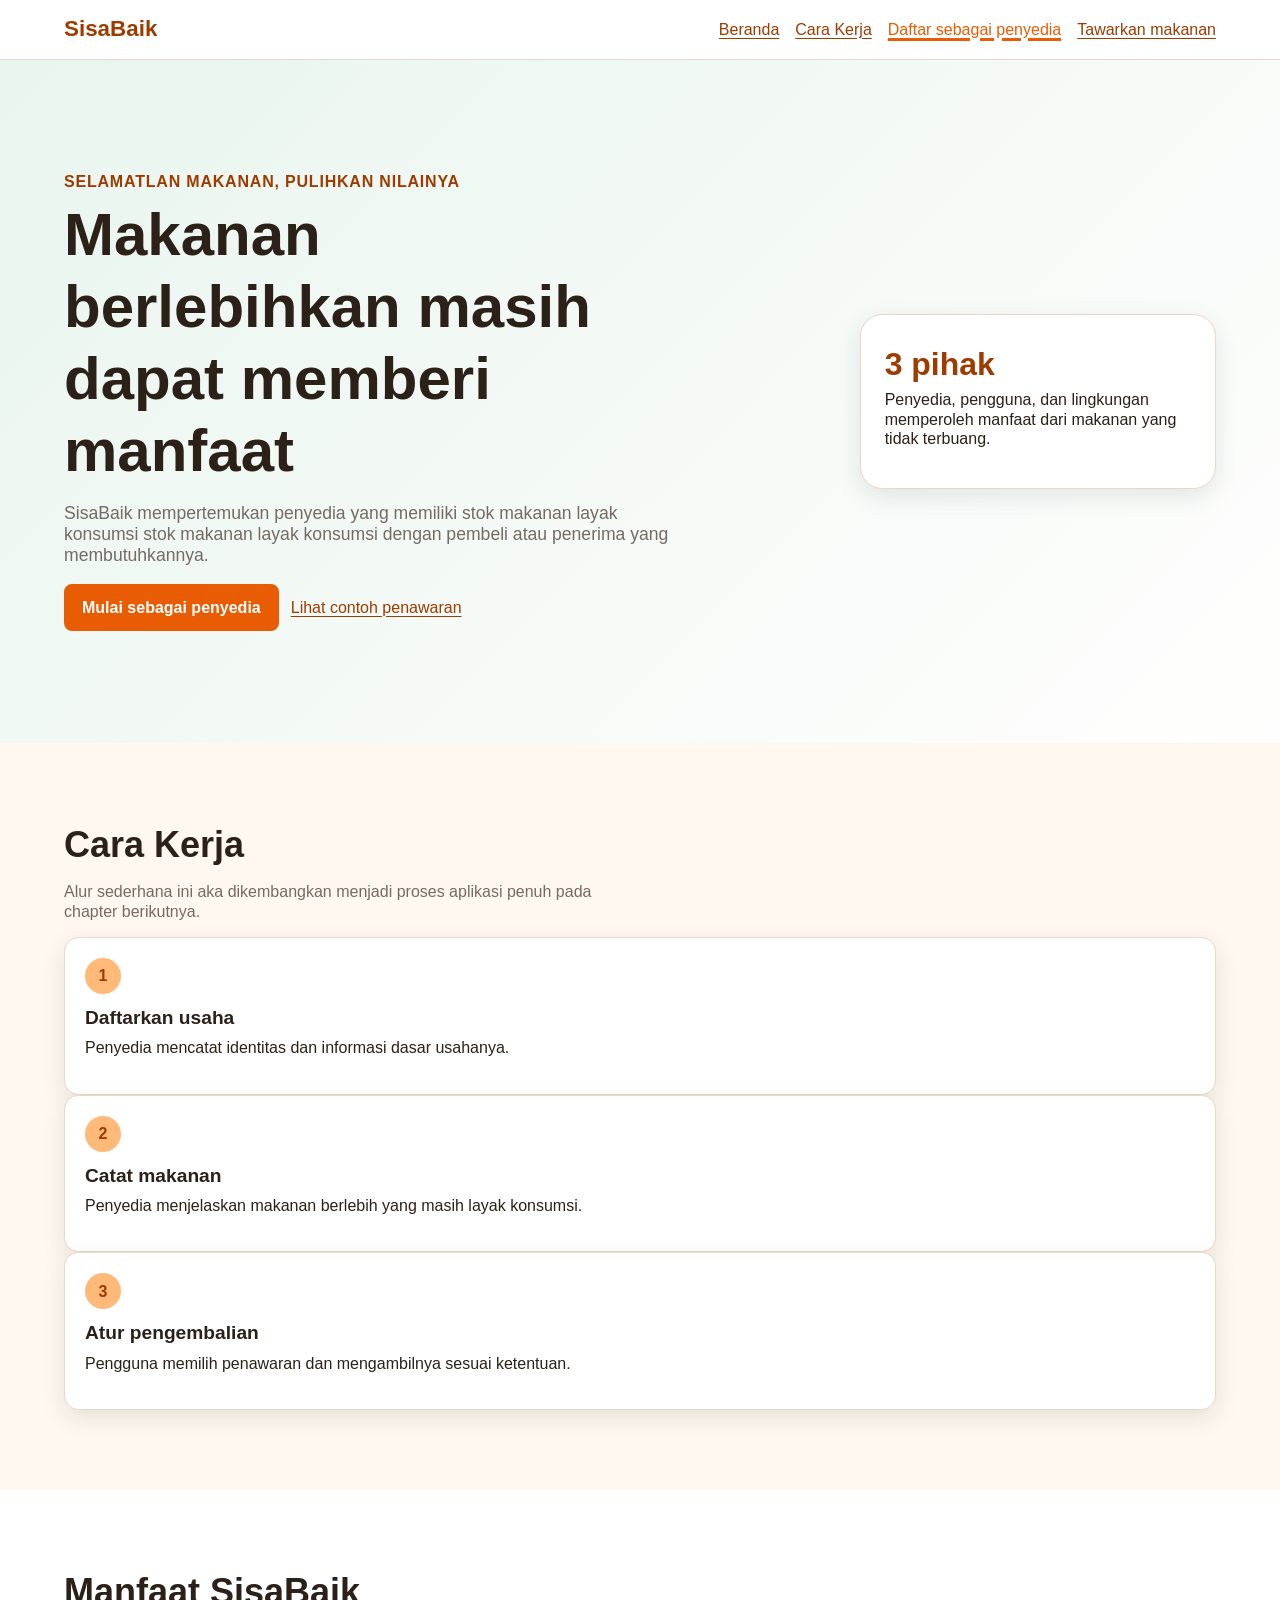
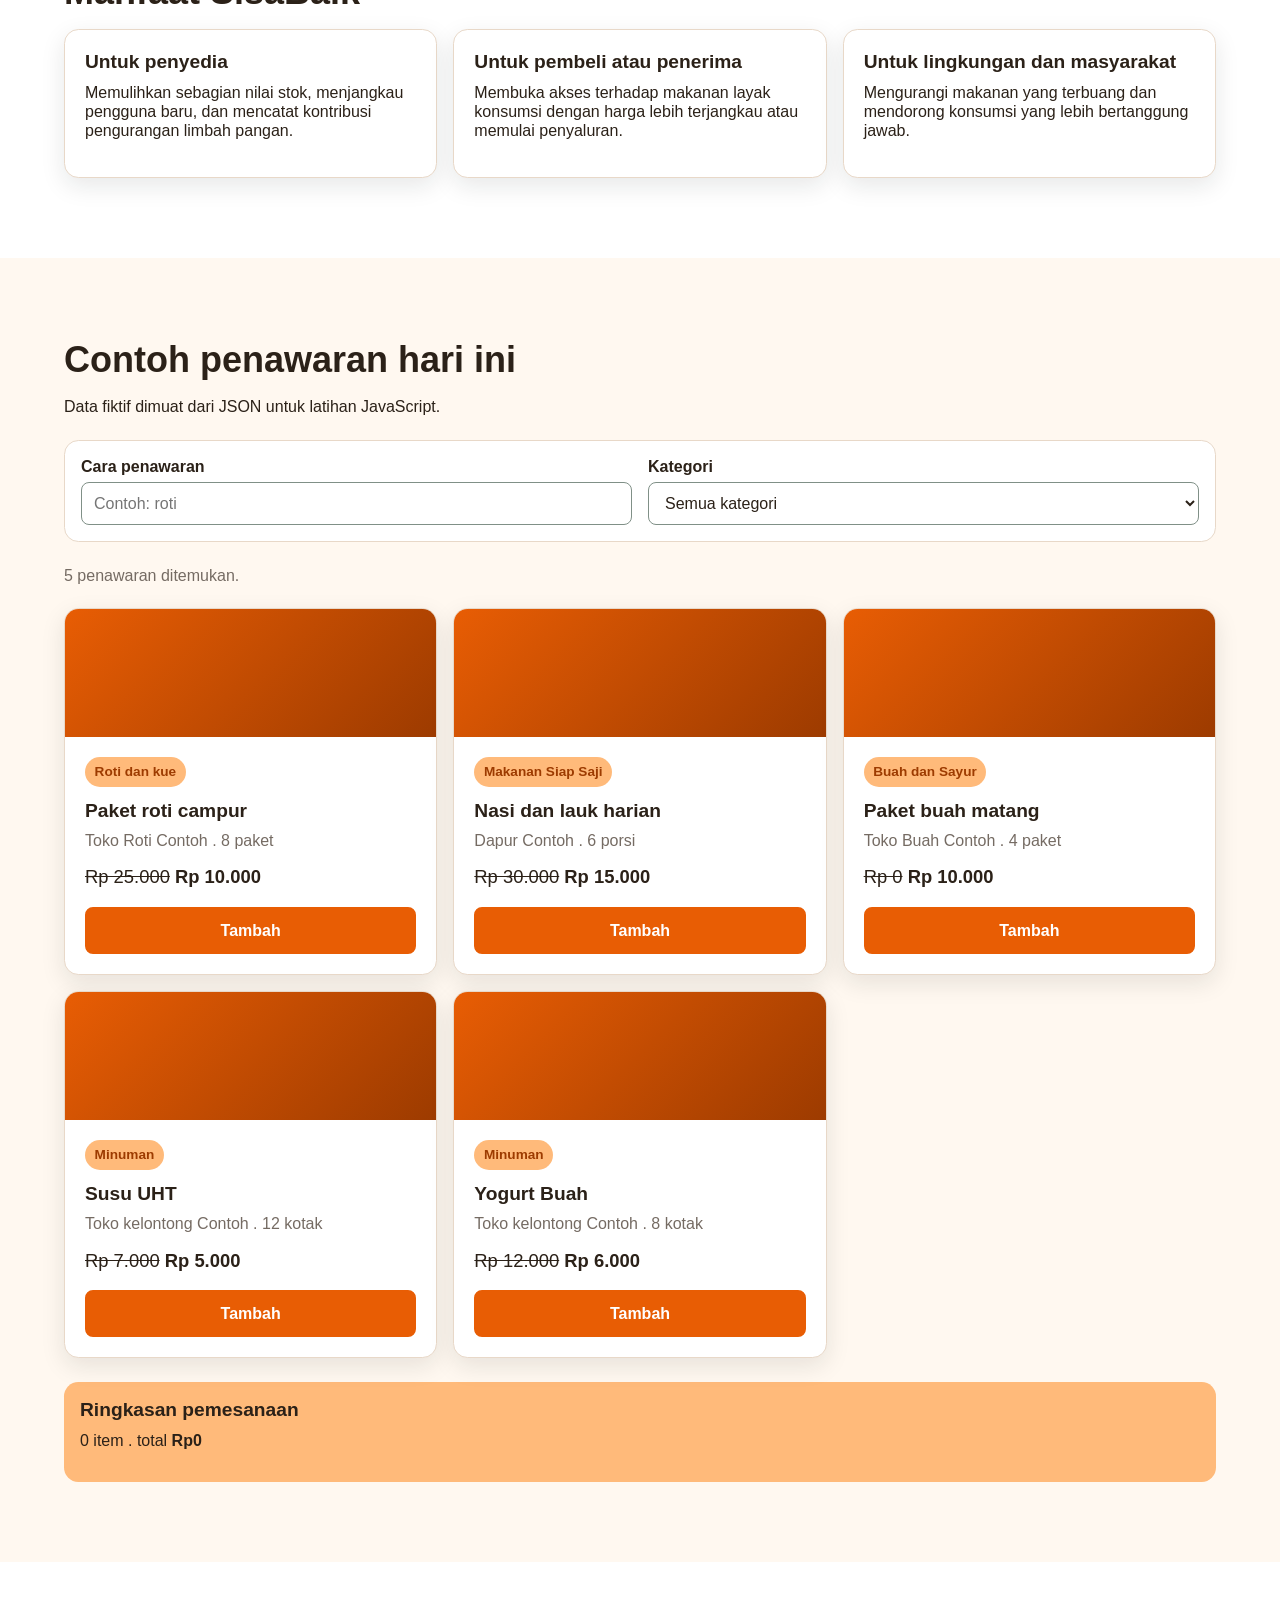
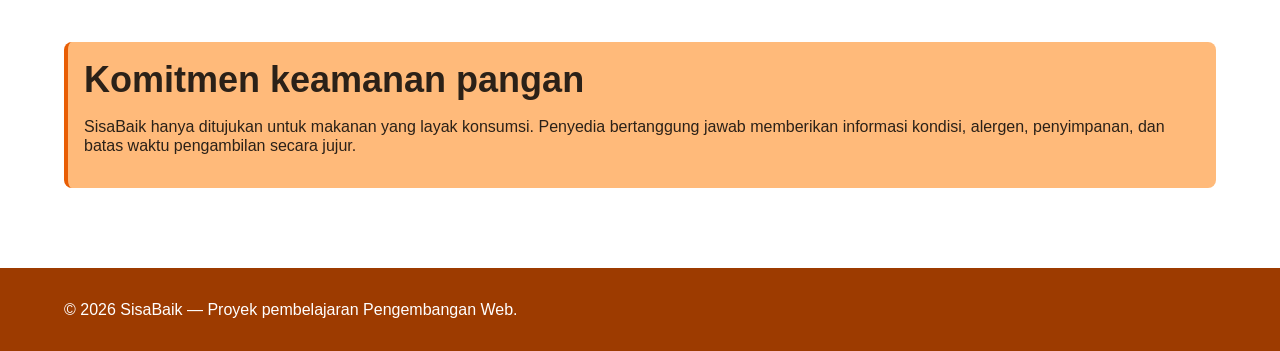
<file: index.html>
<!doctype html>
<html lang="id">
  <head>
    <meta charset="utf-8" />
    <meta name="viewport" content="width=device-width, initial-scale=1" />

    <meta
      name="description"
      content="SisaBaik membantu penyedia menawarkan makanan berlebih agar tetap bernilai, terjangkau, dan tidak terbuang."
    />
    <title>Beranda | SisaBaik</title>

    <link rel="stylesheet" href="styles.css" />

    <script src="app.js" defer></script>
  </head>


  <body>
    <a class="skip-link" href="#konten-utama"> Lewati ke konten utama </a>

    <header class="site-header">
      <div class="container header-layout">
        <p class="brand">SisaBaik</p>

        <nav aria-label="Navigasi utama">
          <ul class="nav-list">
            <li>
              <a href="index.html">Beranda</a>
            </li>

            <li><a href="#cara-kerja">Cara Kerja</a></li>

            <li>
              <a href="daftar-penyedia.html" aria-current="page">
                Daftar sebagai penyedia
              </a>
            </li>

            <li>
              <a href="tawarkan-makanan.html"> Tawarkan makanan </a>
            </li>
          </ul>
        </nav>
      </div>
    </header>

    <main id="konten-utama" tabindex="-1">
      <section class="hero" aria-labelledby="judul-utama">
      <div class="container hero-layout">
        <div>
        <p class="eyebrow">Selamatlan makanan, pulihkan nilainya</p>
        <h1 id="lead">Makanan berlebihkan masih dapat memberi manfaat</h1>
        <p class="lead">SisaBaik mempertemukan penyedia yang memiliki stok makanan layak konsumsi stok makanan layak konsumsi dengan pembeli atau penerima yang membutuhkannya.</p>
        </p>
        <div class="button-group">
        <a class="button" href="daftar-penyedia.html">Mulai sebagai penyedia</a>
        <a class="button-secondary" href="#penawaran-contoh">Lihat contoh penawaran</a>
        </div>
      </div>
      <aside class="hero-panel" aria-label="Ringkasan manfaat SisaBaik">
        <strong>3 pihak</strong>
        <p>Penyedia, pengguna, dan lingkungan memperoleh manfaat dari makanan yang tidak terbuang.</p>
      </aside>
      </section>

      <section class="section" id="cara-kerja" aria-labelledby="judul-cara-kerja">
        <div class="container">
          <h2 id="judul-cara-kerja">Cara Kerja</h2>
          <p class="section-intro">Alur sederhana ini aka dikembangkan menjadi proses aplikasi penuh pada chapter berikutnya.</p>
          <div class="step-grid">
            <article class="card">
              <span class="step-number" aria-hidden="true">1</span>
              <h3>Daftarkan usaha</h3>
              <p>Penyedia mencatat identitas dan informasi dasar usahanya.</p>
            </article>
            <article class="card">
              <span class="step-number" aria-hidden="true">2</span>
              <h3>Catat makanan</h3>
              <p>Penyedia menjelaskan makanan berlebih yang masih layak konsumsi.</p>
            </article>
            <article class="card">
              <span class="step-number" aria-hidden="true">3</span>
              <h3>Atur pengembalian</h3>
              <p>Pengguna memilih penawaran dan mengambilnya sesuai ketentuan.</p>
            </article>
          </div>
        </div>
      </section>

      <section class="section section-alt" aria-labelledby="judul-manfaat">
        <div class="container">
          <h2 id="judul-manfaat">Manfaat SisaBaik</h2>
          <div class="benefit-grid">
            <article class="card">
              <h3>Untuk penyedia</h3>
              <p>Memulihkan sebagian nilai stok, menjangkau pengguna baru, dan mencatat kontribusi pengurangan limbah pangan.</p>
            </article>
            <article class="card">
              <h3>Untuk pembeli atau penerima</h3>
              <p>Membuka akses terhadap makanan layak konsumsi dengan harga lebih terjangkau atau memulai penyaluran.</p>
            </article>
            <article class="card">
              <h3>Untuk lingkungan dan masyarakat</h3>
              <p>Mengurangi makanan yang terbuang dan mendorong konsumsi yang lebih bertanggung jawab.</p>
            </article>
          </div>
        </div>
      </section>

      <section class="section" id="penawaran-contoh" aria-labelledby="judul-penawaran">
        <div class="container">
          <h2 id="judul-penawaran">Contoh penawaran hari ini</h2>
          <p class="selection-intro">Data fiktif dimuat dari JSON untuk latihan JavaScript.</p>
          <form class="filter-panel" id="filter-form" role="search">
            <p>
              <label for="kata-kunci">Cara penawaran</label><br>
              <input id="kata-kunci" name="kata_kunci" type="search" placeholder="Contoh: roti">
            </p>
            <p>
              <label for="filter-kategori">Kategori</label><br>
              <select id="filter-kategori" name="kategori">
                <option value="semua">Semua kategori</option>
                <option value="makanan-siap-saji">Makanan siap saji</option>
                <option value="roti-kue">Roti dan kue</option>
                <option value="buah-sayur">Buah dan sayur</option>
                <option value="buah-sayur">Minuman</option>
              </select>
            </p>
          </form>
          <p id="status-katalog" class="status-message" role="status" aria-live="polite">Membuat penawaran...</p>
          <div class="offer-grid" id="daftar-penawaran"></div>
          <aside class="cart-summary" aria labelledby="judul-ringkasan">
            <h3 id="judul-ringkasan">Ringkasan pemesanaan</h3>
            <p><span id="jumlah-item">0</span> item . total <strong id="total-pesanan">Rp0</strong></p>
          </aside>
        </div>
      </section>
      
      <section class="section section-alt" aria-labelledby="judul-keamanan">
        <div class="container">
          <div class="notice">
            <h2 id="judul-keamanan">Komitmen keamanan pangan</h2>
            <p>SisaBaik hanya ditujukan untuk makanan yang layak konsumsi. Penyedia bertanggung jawab memberikan informasi kondisi, alergen, penyimpanan, dan batas waktu pengambilan secara jujur.</p>
          </div>
        </div>
      </section>
    </main>

    <footer class="site-footer">
      <div class="container footer-layout">
        <p>&copy; 2026 SisaBaik — Proyek pembelajaran Pengembangan Web.</p>
      </div>
    </footer>
  </body>
</html>
</file>
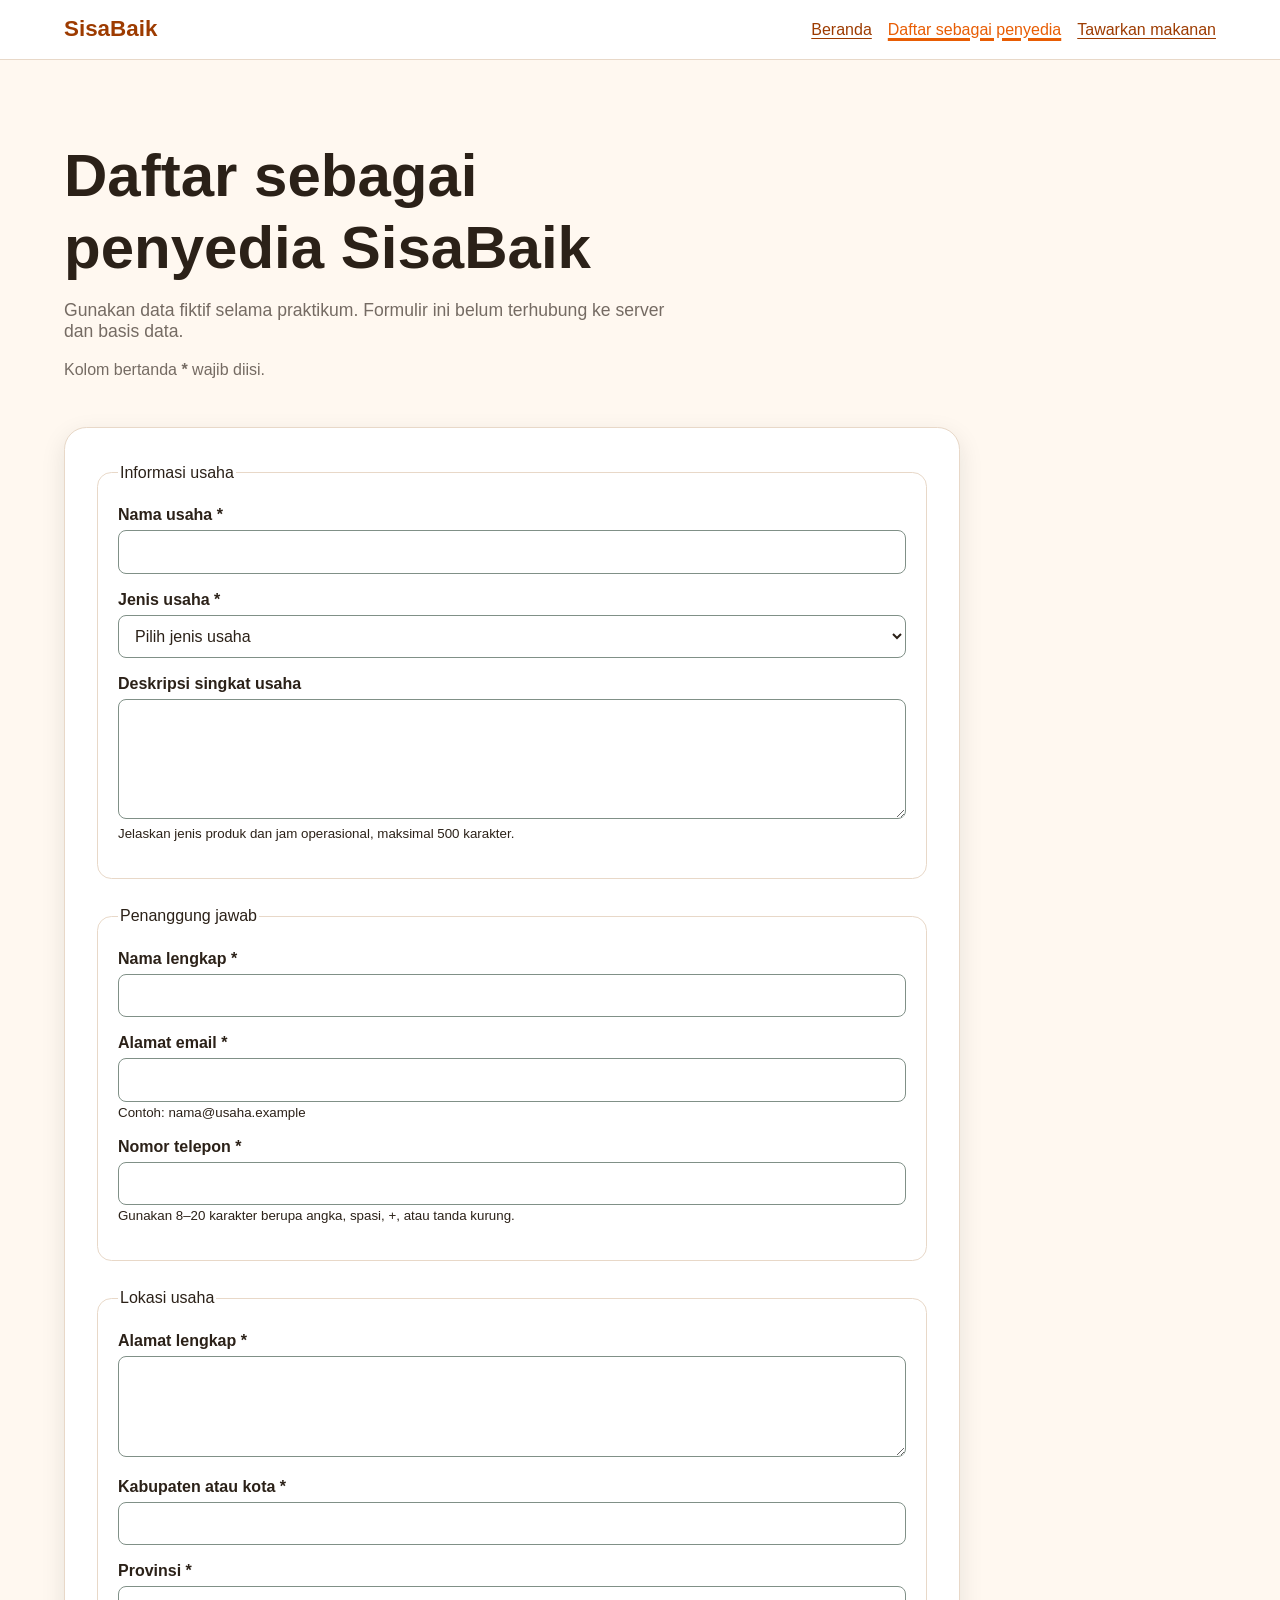
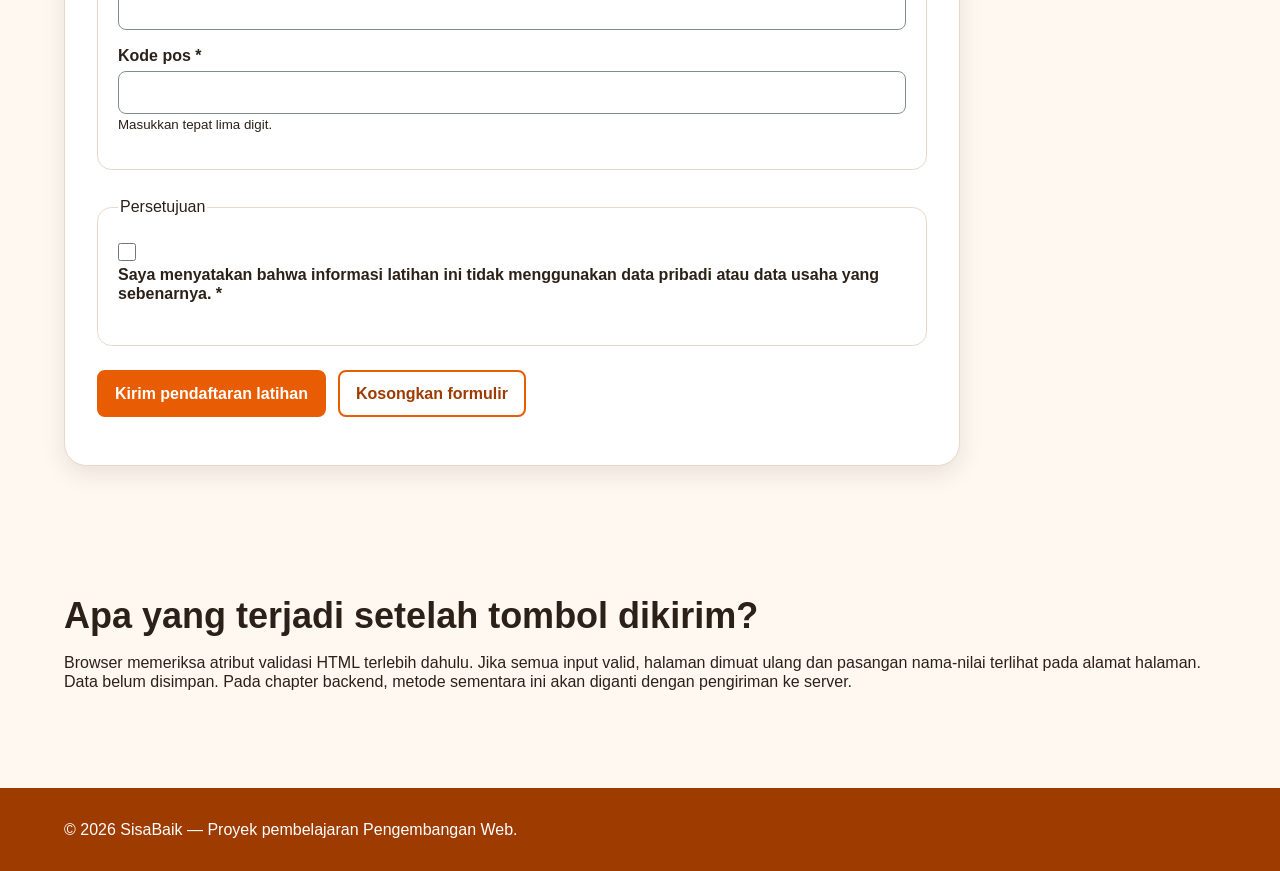
<file: daftar-penyedia.html>
<!doctype html>
<html lang="id">
  <head>
    <meta charset="utf-8" />
    <meta name="viewport" content="width=device-width, initial-scale=1" />

    <meta
      name="description"
      content="Formulir prototipe untuk mendaftarkan usaha sebagai penyedia makanan di SisaBaik."
    />

    <title>Daftar Penyedia | SisaBaik</title>

    <link rel="stylesheet" href="styles.css" />
    <script src="app.js" defer></script>
  </head>

  <body>
    <a class="skip-link" href="#konten-utama"> Lewati ke konten utama </a>

    <header class="site-header">
      <div class="container header-layout">
        <p class="brand">SisaBaik</p>

        <nav aria-label="Navigasi utama">
          <ul class="nav-list">
            <li>
              <a href="index.html">Beranda</a>
            </li>

            <li>
              <a href="daftar-penyedia.html" aria-current="page">
                Daftar sebagai penyedia
              </a>
            </li>

            <li>
              <a href="tawarkan-makanan.html"> Tawarkan makanan </a>
            </li>
          </ul>
        </nav>
      </div>
    </header>

    <main class="container" id="konten-utama" tabindex="-1">
      <div class="page-heading">
        <h1>Daftar sebagai penyedia SisaBaik</h1>

        <p class="lead">
          Gunakan data fiktif selama praktikum. Formulir ini belum terhubung ke
          server dan basis data.
        </p>

        <p class="required-note" id="petunjuk-wajib">
          Kolom bertanda <strong>*</strong> wajib diisi.
        </p>
      </div>

      <form
        class="form-card"
        action="daftar-penyedia.html"
        method="get"
        aria-describedby="petunjuk-wajib"
      >
        <fieldset class="form-section">
          <legend>Informasi usaha</legend>

          <p>
            <label for="nama-usaha">Nama usaha *</label><br />

            <input
              type="text"
              id="nama-usaha"
              name="nama_usaha"
              autocomplete="organization"
              minlength="3"
              maxlength="100"
              required
            />
          </p>

          <p>
            <label for="jenis-usaha">Jenis usaha *</label><br />

            <select id="jenis-usaha" name="jenis_usaha" required>
              <option value="">Pilih jenis usaha</option>
              <option value="restoran">Restoran</option>
              <option value="toko-roti">Toko roti</option>
              <option value="katering">Katering</option>
              <option value="ritel">Toko ritel</option>
              <option value="hotel">Hotel atau penginapan</option>
              <option value="lainnya">Lainnya</option>
            </select>
          </p>

          <p>
            <label for="deskripsi-usaha"> Deskripsi singkat usaha </label><br />

            <textarea
              id="deskripsi-usaha"
              name="deskripsi_usaha"
              rows="5"
              maxlength="500"
              aria-describedby="bantuan-deskripsi"
            ></textarea
            ><br />

            <small id="bantuan-deskripsi">
              Jelaskan jenis produk dan jam operasional, maksimal 500 karakter.
            </small>
          </p>
        </fieldset>

        <fieldset class="form-section">
          <legend>Penanggung jawab</legend>

          <p>
            <label for="nama-penanggung-jawab"> Nama lengkap * </label><br />

            <input
              type="text"
              id="nama-penanggung-jawab"
              name="nama_penanggung_jawab"
              autocomplete="name"
              minlength="3"
              maxlength="100"
              required
            />
          </p>

          <p>
            <label for="email">Alamat email *</label><br />

            <input
              type="email"
              id="email"
              name="email"
              autocomplete="email"
              maxlength="254"
              aria-describedby="bantuan-email"
              required
            /><br />

            <small id="bantuan-email"> Contoh: nama@usaha.example </small>
          </p>

          <p>
            <label for="telepon">Nomor telepon *</label><br />

            <input
              type="tel"
              id="telepon"
              name="telepon"
              autocomplete="tel"
              inputmode="tel"
              pattern="[0-9+() ]{8,20}"
              aria-describedby="bantuan-telepon"
              required
            /><br />

            <small id="bantuan-telepon">
              Gunakan 8–20 karakter berupa angka, spasi, +, atau tanda kurung.
            </small>
          </p>
        </fieldset>

        <fieldset class="form-section">
          <legend>Lokasi usaha</legend>

          <p>
            <label for="alamat">Alamat lengkap *</label><br />

            <textarea
              id="alamat"
              name="alamat"
              rows="4"
              autocomplete="street-address"
              minlength="10"
              maxlength="250"
              required
            ></textarea>
          </p>

          <p>
            <label for="kota">Kabupaten atau kota *</label><br />

            <input
              type="text"
              id="kota"
              name="kota"
              autocomplete="address-level2"
              maxlength="100"
              required
            />
          </p>

          <p>
            <label for="provinsi">Provinsi *</label><br />

            <input
              type="text"
              id="provinsi"
              name="provinsi"
              autocomplete="address-level1"
              maxlength="100"
              required
            />
          </p>

          <p>
            <label for="kode-pos">Kode pos *</label><br />

            <input
              type="text"
              id="kode-pos"
              name="kode_pos"
              autocomplete="postal-code"
              inputmode="numeric"
              pattern="[0-9]{5}"
              aria-describedby="bantuan-kode-pos"
              required
            /><br />

            <small id="bantuan-kode-pos"> Masukkan tepat lima digit. </small>
          </p>
        </fieldset>

        <fieldset class="form-section">
          <legend>Persetujuan</legend>

          <p>
            <input
              type="checkbox"
              id="persetujuan"
              name="persetujuan"
              value="setuju"
              required
            />

            <label for="persetujuan">
              Saya menyatakan bahwa informasi latihan ini tidak menggunakan data
              pribadi atau data usaha yang sebenarnya. *
            </label>
          </p>
        </fieldset>

        <p class="form-actions">
          <button class="button" type="submit">
            Kirim pendaftaran latihan
          </button>

          <button class="button button-secondary" type="reset">
            Kosongkan formulir
          </button>
        </p>
      </form>

      <section class="section" aria-labelledby="catatan-prototipe">
        <h2 id="catatan-prototipe">Apa yang terjadi setelah tombol dikirim?</h2>

        <p>
          Browser memeriksa atribut validasi HTML terlebih dahulu. Jika semua
          input valid, halaman dimuat ulang dan pasangan nama-nilai terlihat
          pada alamat halaman. Data belum disimpan. Pada chapter backend, metode
          sementara ini akan diganti dengan pengiriman ke server.
        </p>
      </section>
    </main>

    <footer class="site-footer">
      <div class="container footer-layout">
        <p>&copy; 2026 SisaBaik — Proyek pembelajaran Pengembangan Web.</p>
      </div>
    </footer>
  </body>
</html>
</file>
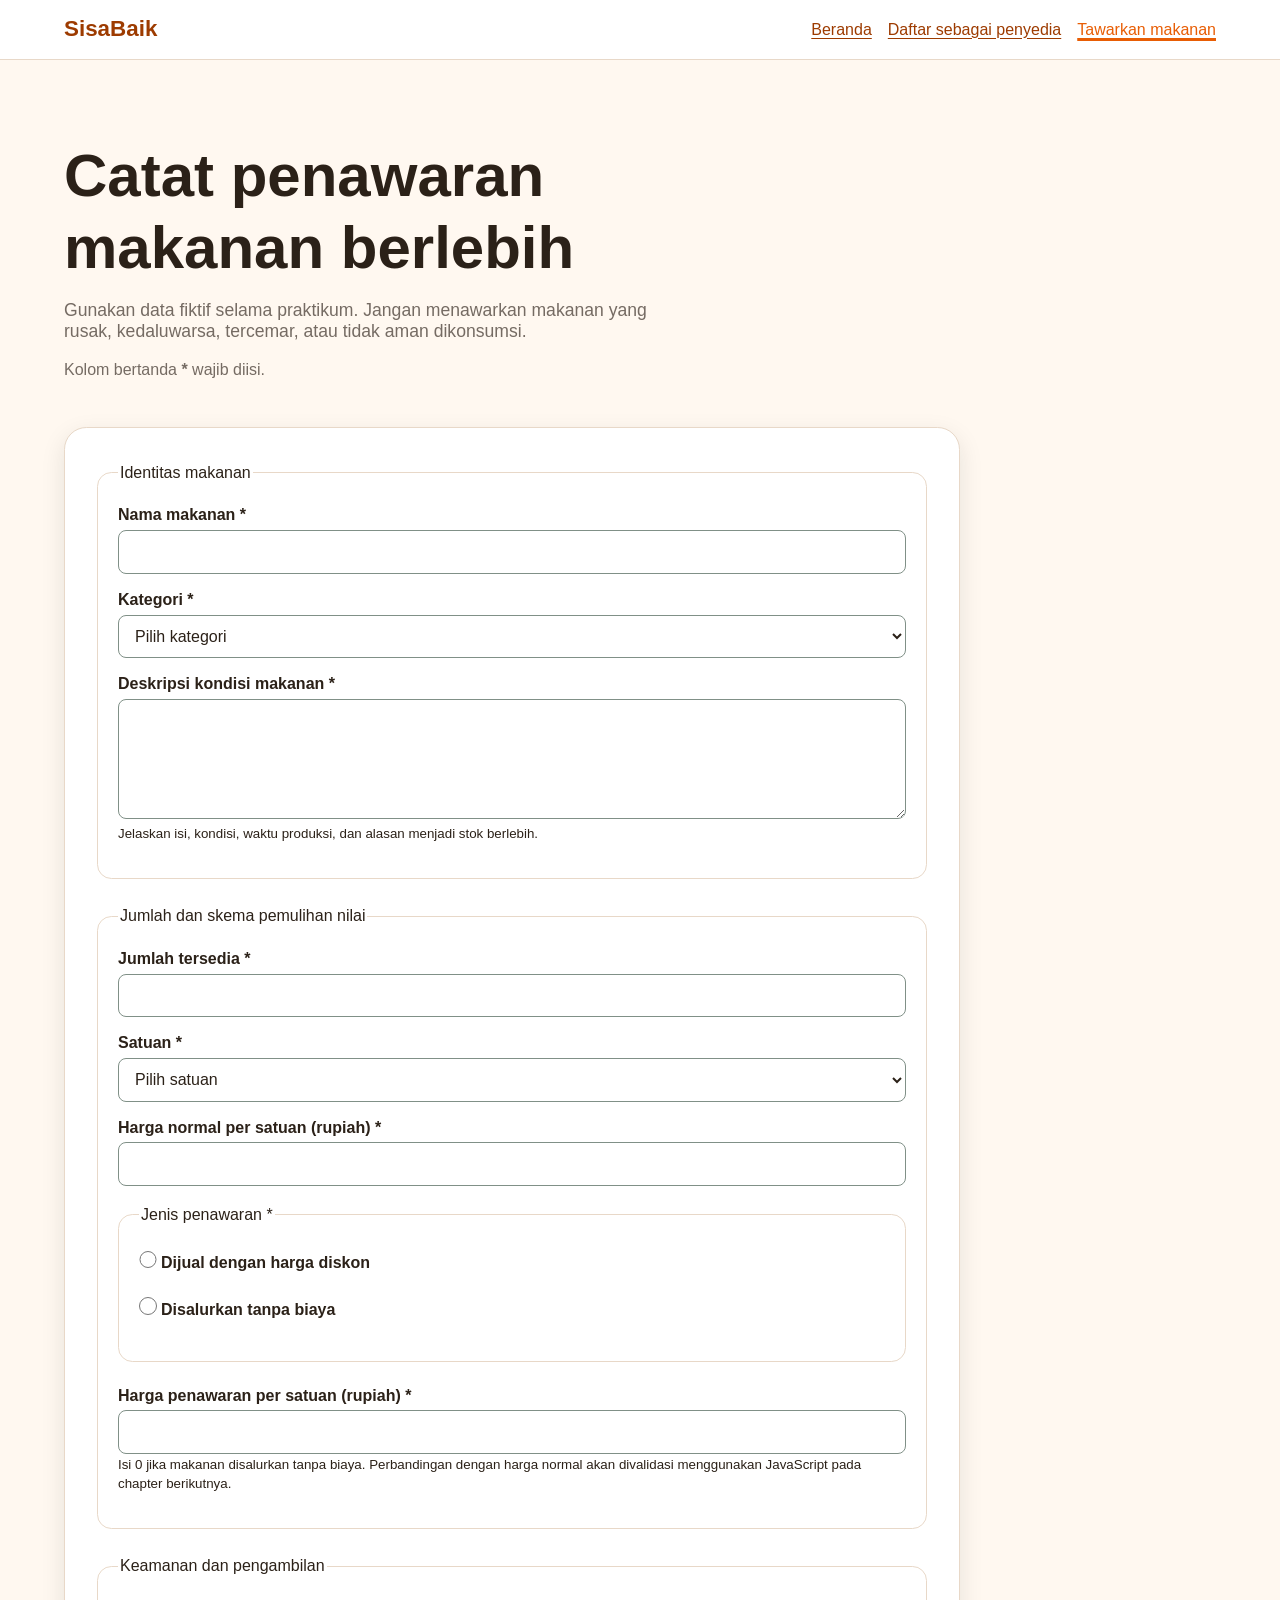
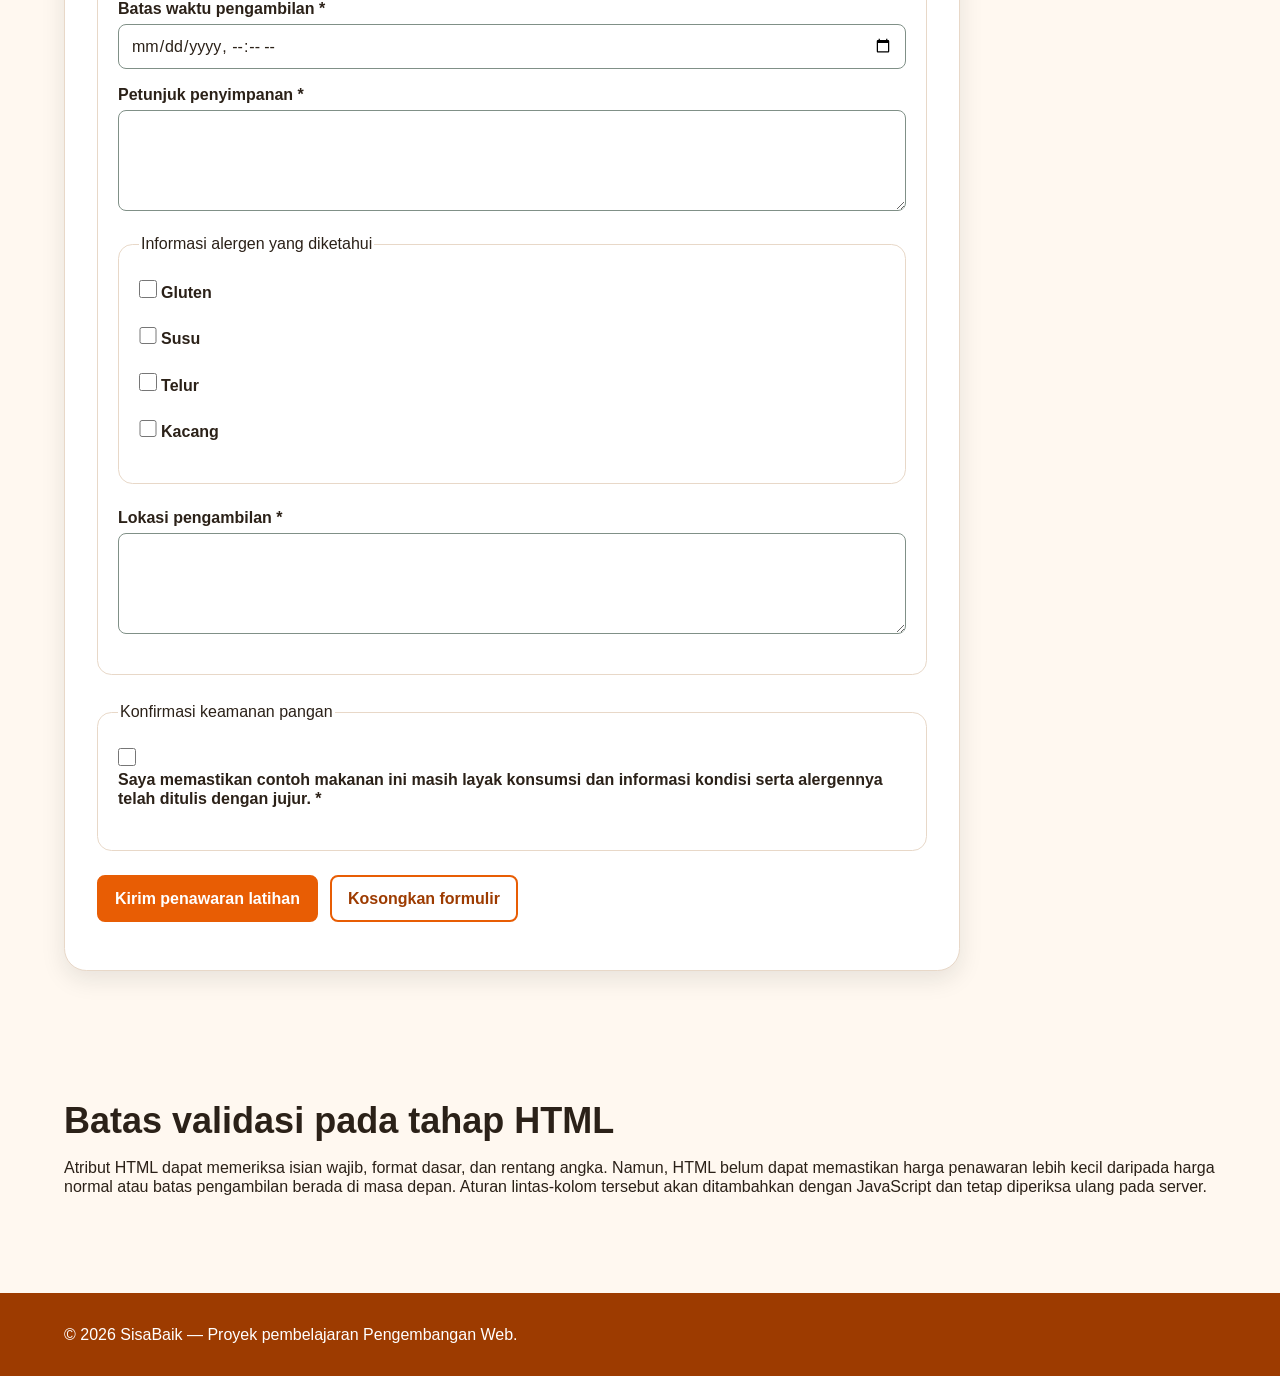
<file: tawarkan-makanan.html>
<!doctype html>
<html lang="id">
  <head>
    <meta charset="utf-8" />
    <meta name="viewport" content="width=device-width, initial-scale=1" />

    <meta
      name="description"
      content="Formulir prototipe untuk mencatat makanan berlebih yang akan ditawarkan melalui SisaBaik."
    />

    <title>Tawarkan Makanan | SisaBaik</title>

    <link rel="stylesheet" href="styles.css" />
    <script src="app.js" defer></script>
  </head>

  <body>
    <a class="skip-link" href="#konten-utama"> Lewati ke konten utama </a>

    <header class="site-header">
      <div class="container header-layout">
        <p class="brand">SisaBaik</p>

        <nav aria-label="Navigasi utama">
          <ul class="nav-list">
            <li>
              <a href="index.html">Beranda</a>
            </li>

            <li>
              <a href="daftar-penyedia.html"> Daftar sebagai penyedia </a>
            </li>

            <li>
              <a href="tawarkan-makanan.html" aria-current="page">
                Tawarkan makanan
              </a>
            </li>
          </ul>
        </nav>
      </div>
    </header>

    <main class="container" id="konten-utama" tabindex="-1">
      <div class="page-heading">
        <h1>Catat penawaran makanan berlebih</h1>

        <p class="lead">
          Gunakan data fiktif selama praktikum. Jangan menawarkan makanan yang
          rusak, kedaluwarsa, tercemar, atau tidak aman dikonsumsi.
        </p>

        <p class="required-note" id="petunjuk-wajib">
          Kolom bertanda <strong>*</strong> wajib diisi.
        </p>
      </div>

      <form
        id="form-penawaran"
        class="form-card"
        action="tawarkan-makanan.html"
        method="get"
        aria-describedby="petunjuk-wajib"
      >
        <fieldset class="form-section">
          <legend>Identitas makanan</legend>

          <p>
            <label for="nama-makanan">Nama makanan *</label><br />

            <input
              type="text"
              id="nama-makanan"
              name="nama_makanan"
              minlength="3"
              maxlength="120"
              required
            />
          </p>

          <p>
            <label for="kategori">Kategori *</label><br />

            <select id="kategori" name="kategori" required>
              <option value="">Pilih kategori</option>
              <option value="makanan-siap-saji">Makanan siap saji</option>
              <option value="roti-kue">Roti atau kue</option>
              <option value="buah-sayur">Buah atau sayur</option>
              <option value="minuman">Minuman</option>
              <option value="bahan-pangan">Bahan pangan</option>
              <option value="lainnya">Lainnya</option>
            </select>
          </p>

          <p>
            <label for="deskripsi-makanan"> Deskripsi kondisi makanan * </label
            ><br />

            <textarea
              id="deskripsi-makanan"
              name="deskripsi_makanan"
              rows="5"
              minlength="20"
              maxlength="600"
              aria-describedby="bantuan-deskripsi-makanan"
              required
            ></textarea
            ><br />

            <small id="bantuan-deskripsi-makanan">
              Jelaskan isi, kondisi, waktu produksi, dan alasan menjadi stok
              berlebih.
            </small>
          </p>
        </fieldset>

        <fieldset class="form-section">
          <legend>Jumlah dan skema pemulihan nilai</legend>

          <p>
            <label for="jumlah">Jumlah tersedia *</label><br />

            <input
              type="number"
              id="jumlah"
              name="jumlah"
              min="1"
              max="1000"
              step="1"
              required
            />
          </p>

          <p>
            <label for="satuan">Satuan *</label><br />

            <select id="satuan" name="satuan" required>
              <option value="">Pilih satuan</option>
              <option value="porsi">Porsi</option>
              <option value="paket">Paket</option>
              <option value="buah">Buah</option>
              <option value="kilogram">Kilogram</option>
              <option value="liter">Liter</option>
            </select>
          </p>

          <p>
            <label for="harga-normal">
              Harga normal per satuan (rupiah) * </label
            ><br />

            <input
              type="number"
              id="harga-normal"
              name="harga_normal"
              min="0"
              max="10000000"
              step="500"
              required
            />
          </p>

          <fieldset class="form-section">
            <legend>Jenis penawaran *</legend>

            <p>
              <input
                type="radio"
                id="jenis-diskon"
                name="jenis_penawaran"
                value="diskon"
                required
              />

              <label for="jenis-diskon"> Dijual dengan harga diskon </label>
            </p>

            <p>
              <input
                type="radio"
                id="jenis-donasi"
                name="jenis_penawaran"
                value="donasi"
              />

              <label for="jenis-donasi"> Disalurkan tanpa biaya </label>
            </p>
          </fieldset>

          <p>
            <label for="harga-pemulihan">
              Harga penawaran per satuan (rupiah) * </label
            ><br />

            <input
              type="number"
              id="harga-pemulihan"
              name="harga_penawaran"
              min="0"
              max="10000000"
              step="500"
              aria-describedby="bantuan-harga"
              required
            /><br />

            <small id="bantuan-harga">
              Isi 0 jika makanan disalurkan tanpa biaya. Perbandingan dengan
              harga normal akan divalidasi menggunakan JavaScript pada chapter
              berikutnya.
            </small>
          </p>
        </fieldset>

        <fieldset class="form-section">
          <legend>Keamanan dan pengambilan</legend>

          <p>
            <label for="batas-pengambilan"> Batas waktu pengambilan * </label
            ><br />

            <input
              type="datetime-local"
              id="batas-pengambilan"
              name="batas_pengambilan"
              required
            />
          </p>

          <p>
            <label for="petunjuk-penyimpanan"> Petunjuk penyimpanan * </label
            ><br />

            <textarea
              id="petunjuk-penyimpanan"
              name="petunjuk_penyimpanan"
              rows="4"
              minlength="10"
              maxlength="300"
              required
            ></textarea>
          </p>

          <fieldset class="form-section">
            <legend>Informasi alergen yang diketahui</legend>

            <p>
              <input
                type="checkbox"
                id="alergen-gluten"
                name="alergen"
                value="gluten"
              />

              <label for="alergen-gluten"> Gluten </label>
            </p>

            <p>
              <input
                type="checkbox"
                id="alergen-susu"
                name="alergen"
                value="susu"
              />

              <label for="alergen-susu"> Susu </label>
            </p>

            <p>
              <input
                type="checkbox"
                id="alergen-telur"
                name="alergen"
                value="telur"
              />

              <label for="alergen-telur"> Telur </label>
            </p>

            <p>
              <input
                type="checkbox"
                id="alergen-kacang"
                name="alergen"
                value="kacang"
              />

              <label for="alergen-kacang"> Kacang </label>
            </p>
          </fieldset>

          <p>
            <label for="lokasi-pengambilan"> Lokasi pengambilan * </label><br />

            <textarea
              id="lokasi-pengambilan"
              name="lokasi_pengambilan"
              rows="4"
              autocomplete="street-address"
              minlength="10"
              maxlength="250"
              required
            ></textarea>
          </p>
        </fieldset>

        <fieldset class="form-section">
          <legend>Konfirmasi keamanan pangan</legend>

          <p>
            <input
              type="checkbox"
              id="konfirmasi-keamanan"
              name="konfirmasi_keamanan"
              value="terkonfirmasi"
              required
            />

            <label for="konfirmasi-keamanan">
              Saya memastikan contoh makanan ini masih layak konsumsi dan
              informasi kondisi serta alergennya telah ditulis dengan jujur. *
            </label>
          </p>
        </fieldset>

        <p class="form-actions">
          <button class="button" type="submit">Kirim penawaran latihan</button>

          <button class="button button-secondary" type="reset">
            Kosongkan formulir
          </button>
        </p>
      </form>

      <section class="section" aria-labelledby="batas-validasi-html">
        <h2 id="batas-validasi-html">Batas validasi pada tahap HTML</h2>

        <p>
          Atribut HTML dapat memeriksa isian wajib, format dasar, dan rentang
          angka. Namun, HTML belum dapat memastikan harga penawaran lebih kecil
          daripada harga normal atau batas pengambilan berada di masa depan.
          Aturan lintas-kolom tersebut akan ditambahkan dengan JavaScript dan
          tetap diperiksa ulang pada server.
        </p>
      </section>
    </main>

    <footer class="site-footer">
      <div class="container footer-layout">
        <p>&copy; 2026 SisaBaik — Proyek pembelajaran Pengembangan Web.</p>
      </div>
    </footer>
  </body>
</html>
</file>
<file: styles.css>
:root {
  --color-primary: #e85d04;
  --color-primary-dark: #9d3b00;
  --color-primary-soft: #ffba7a;
  --color-accent: #ffc107;
  --color-text: #2b2118;
  --color-muted: #756b63;
  --color-surface: #ffffff;
  --color-background: #fff8f0;
  --color-border: #e8d8c8;
  --color-danger: #d62828;
  --shadow-card: 0 0.5rem 1.5rem rgb(23 33 27 / 10%);
  --radius-small: 0.5rem;
  --radius-medium: 0.9rem;
  --radius-large: 1.4rem;
  --content-width: 72rem;
}

*,
*::before,
*::after {
  box-sizing: border-box;
}

html {
  scroll-behavior: smooth;
}

body {
  margin: 0;
  background: var(--color-background);
  color: var(--color-text);
  font-family: Arial, Helvetica, sans-serif;
  font-size: 1rem;
  line-height: 1.6;
}

h1,
h2,
h3,
p {
  margin-block-start: 0;
}

h1,
h2,
h3,
p {
  line-height: 1.2;
}

h1 {
  max-width: 18ch;
  margin-block-end: 1rem;
  font-size: clamp(2rem, 7vw, 3.75rem);
}

h2 {
  margin-block-end: 1rem;
  font-size: clamp(1.5rem, 4vw, 2.25rem);
}

h3 {
  margin-block-end: 0.6rem;
  font-size: 1.2rem;
}

a {
  color: var(--color-primary-dark);
  text-underline-offset: 0.2em;
}

a:hover {
  text-decoration-thickness: 0.18em;
}

:focus-visible {
  outline: 0.2rem solid var(--color-accent);
  outline-offset: 0.2rem;
}

.skip-link {
  position: absolute;
  inset-block-start: 0.5rem;
  inset-inline-start: 0.5rem;
  z-index: 100;
  padding: 0.7rem 1rem;
  border-radius: var(--radius-small);
  background: var(--color-text);
  color: var(--color-surface);
  transform: translateY(-180%);
}

.skip-link:focus {
  transform: translateY(0);
}

.container {
  width: min(100% - 2rem, var(--content-width));
  margin-inline: auto;
}

.site-header {
  background: var(--color-surface);
  border-block-end: 0.0625rem solid var(--color-border);
}

.header-layout {
  display: flex;
  flex-direction: column;
  gap: 0.75rem;
  padding-block: 1rem;
}

.brand {
  margin: 0;
  color: var(--color-primary-dark);
  font-size: 1.4rem;
  font-weight: 700;
}

.nav-list {
  display: flex;
  flex-wrap: wrap;
  gap: 0.5rem 1rem;
  margin: 0;
  padding: 0;
  list-style: none;
}

.nav-list a[aria-current="page"] {
  color: var(--color-primary);
  text-decoration-thickness: 0.2rem;
}

.hero {
  padding-block: clamp(3rem, 10vw, 7rem);
  background: linear-gradient(
    135deg,
    rgb(232 245 239/ 95%),
    rgb(255 255 255 / 92%)
  );
}

.hero-layout {
  display: grid;
  gap: 2rem;
  align-items: center;
}

.eyebrow {
  margin-block-end: 0.5rem;
  color: var(--color-primary-dark);
  font-weight: 700;
  letter-spacing: 0.05em;
  text-transform: uppercase;
}

.lead {
  max-width: 62ch;
  color: var(--color-muted);
  font-size: 1.1rem;
}

.hero-panel {
  padding: 1.5rem;
  border: 0.0625rem solid var(--color-border);
  border-radius: var(--radius-large);
  background: var(--color-surface);
  box-shadow: var(--shadow-card);
}

.hero-panel strong {
  display: block;
  color: var(--color-primary-dark);
  font-size: 2rem;
}
.button-group,
.form-actions {
  display: flex;
  flex-wrap: wrap;
  gap: 0.75rem;
  align-items: center;
}

.button {
  display: inline-block;
  padding: 0.75rem 1rem;
  border: 0.125rem solid var(--color-primary);
  border-radius: var(--radius-small);
  background: var(--color-primary);
  color: var(--color-surface);
  font: inherit;
  font-weight: 700;
  line-height: 1.2;
  text-decoration: none;
  cursor: pointer;
}

.button:hover {
  background: var(--color-primary-dark);
  border-color: var(--color-primary-dark);
}

.button-secondary {
  background: transparent;
  color: var(--color-primary-dark);
}

.section {
  padding-block: clamp(2.5rem, 7vw, 5rem);
}

.section-alt {
  background: var(--color-surface);
}

.section-intro {
  max-width: 65ch;
  color: var(--color-muted);
}

.steps-grid,
.benefit-grid,
.offer-grid {
  display: grid;
  grid-template-columns: 1fr;
  gap: 1rem;
}

.card {
  padding: 1.25rem;
  border: 0.0625rem solid var(--color-border);
  border-radius: var(--radius-medium);
  background: var(--color-surface);
  box-shadow: var(--shadow-card);
}

.step-number {
  display: inline-grid;
  width: 2.25rem;
  height: 2.25rem;
  margin-block-end: 0.75rem;
  place-items: center;
  border-radius: 50%;
  background: var(--color-primary-soft);
  color: var(--color-primary-dark);
  font-weight: 700;
}

.offer-card {
  display: flex;
  flex-direction: column;
  overflow: hidden;
  border: 0.0625rem solid var(--color-border);
  border-radius: var(--radius-medium);
  background: var(--color-surface);
  box-shadow: var(--shadow-card);
}

.offer-card__visual {
  min-height: 8rem;
  background: linear-gradient(
    135deg,
    var(--color-primary),
    var(--color-primary-dark)
  );
}

.offer-card__content {
  display: flex;
  flex: 1;
  flex-direction: column;
  padding: 1.25rem;
}

.offer-card__meta {
  color: var(--color-muted);
}

.offer-card__price {
  margin-block-start: auto;
  font-size: 1.15rem;
}

.badge {
  display: inline-block;
  width: fit-content;
  margin-block-end: 0.75rem;
  padding: 0.25rem 0.6rem;
  border-radius: 999px;
  background: var(--color-primary-soft);
  color: var(--color-primary-dark);
  font-size: 0.85rem;
  font-weight: 700;
}

.notice {
  padding: 1rem;
  border-inline-start: 0.3rem solid var(--color-primary);
  border-radius: var(--radius-small);
  background: var(--color-primary-soft);
}

.page-heading {
  padding-block: clamp(2.5rem, 7vw, 5rem) 2rem;
}

.form-card {
  max-width: 56rem;
  margin-block-end: 3rem;
  padding: clamp(1rem, 4vw, 2rem);
  border: 0.0625rem solid var(--color-border);
  border-radius: var(--radius-large);
  background: var(--color-surface);
  box-shadow: var(--shadow-card);
}

.form-section {
  margin: 0 0 1.5rem;
  padding: 1.25rem;
  border: 0.0625rem solid var(--color-border);
  border-radius: var(--radius-medium);
}

form-section legend {
  padding-inline: 0.4rem;
  color: var(--color-primary-dark);
  font-size: 1.1rem;
  font-weight: 700;
}

label {
  display: inline-block;
  margin-block-end: 0.35rem;
  font-weight: 700;
}

input,
select,
textarea {
  width: 100%;
  padding: 0.7rem 0.75rem;
  border: 0.0625rem solid #809087;
  border-radius: var(--radius-small);
  background: var(--color-surface);
  color: var(--color-text);
  font: inherit;
}

textarea {
  resize: vertical;
}

input:focus,
select:focus,
textarea:focus {
  border-color: var(--color-primary-dark);
}

input[type="checkbox"],
input[type="radio"] {
  width: 1.1rem;
  height: 1.1rem;
  margin: 0.2rem 0 0;
  accent-color: var(--color-primary);
}

.required-note {
  color: var(--color-muted);
}

.site-footer {
  padding-block: 2rem;
  background: var(--color-primary-dark);
  color: var(--color-surface);
}

.site-footer a {
  color: var(--color-surface);
}

.footer-layout {
  display: flex;
  flex-direction: column;
  gap: 0.5rem;
}

.footer-layout p,
.footer-layout address {
  margin: 0;
}

@media (min-width: 48rem) {
  .header-layout {
    flex-direction: row;
    justify-content: space-between;
    align-items: center;
  }

  .hero-layout {
    grid-template-columns: minmax(0, 1.5fr) minmax(15rem, 0.7fr);
  }

  .steps-grid,
  .benefit-grid {
    grid-template-columns: repeat(3, minmax(0, 1fr));
  }

  .offer-grid {
    grid-template-columns: repeat(2, minmax(0, 1fr));
  }

  .footer-layout {
    flex-direction: row;
    justify-content: space-between;
    align-items: center;
  }
}

@media (min-width: 68rem) {
  .offer-grid {
    grid-template-columns: repeat(3, minmax(0, 1fr));
  }
}

@media (prefers-reduced-motion: reduce) {
  html {
    scroll-behavior: auto;
  }
}

.filter-panel {
  display: grid;
  gap: 1rem;
  margin-block: 1.5rem;
  padding: 1rem;
  border: 0.062rem solid var(--color-border);
  border-radius: var(--radius-medium);
  background: var(--color-surface);
}
.filter-panel p {
  margin: 0;
}
.status-message {
  min-height: 1.6rem;
  color: var(--color-muted);
}
.cart-summary {
  margin-block-start: 1.5rem;
  padding: 1rem;
  border-radius: var(--radius-medium);
  background: var(--color-primary-soft);
}
.error-message {
  color: var(--color-danger);
  font-weight: 700;
}
@media (min-width: 48rem) {
  .filter-panel {
    grid-template-columns: repeat(2, minmax(0, 1fr));
  }
}
</file>
